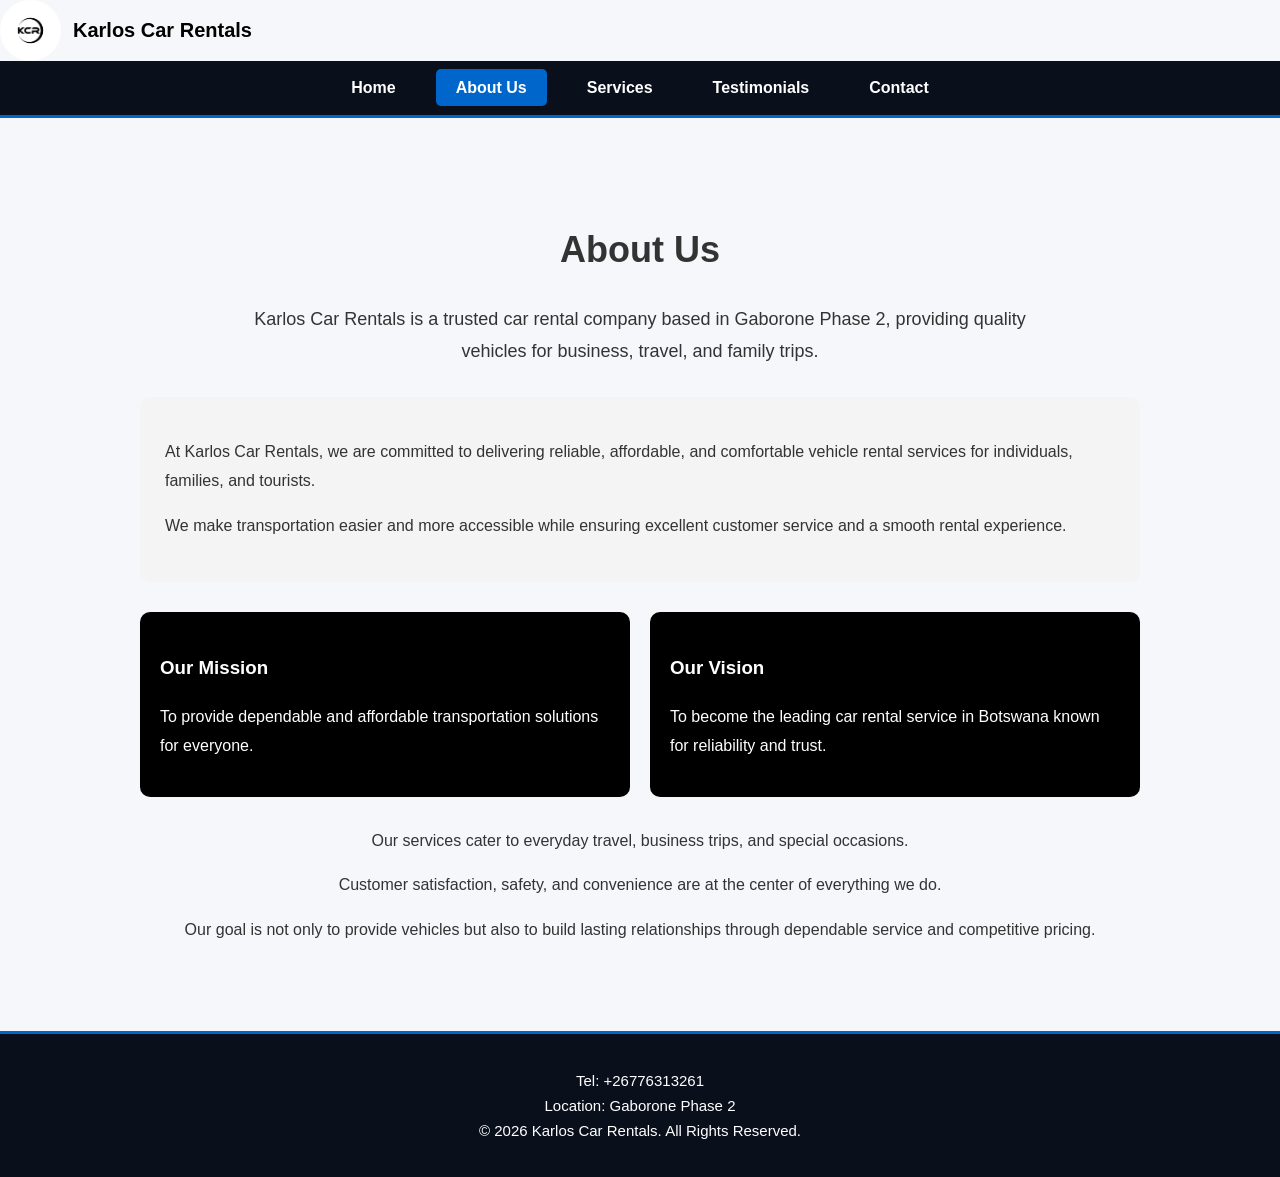
<file: about.html>
<!DOCTYPE html>
<html lang="en">
<head>
    <meta charset="UTF-8">
    <meta name="viewport" content="width=device-width, initial-scale=1.0">
    <title>About Us | Karlos Car Rentals</title>
    <link rel="stylesheet" href="style.css">
</head>
<body>

<header>
     <div style="display:flex; align-items:center;">
    <img src="images/logo.jpg" alt="KCR Logo" 
         style="width:55px; height:55px; object-fit:contain; border-radius:50%; margin-right:12px; background:white; padding:3px;">
    
       <span style="color:rgb(0, 0, 0); font-size:20px; font-weight:600;">
        Karlos Car Rentals
    </span>
</div>

    <nav>
        <ul>
            <li><a href="index.html">Home</a></li>
            <li><a href="about.html" class="active">About Us</a></li>
            <li><a href="services.html">Services</a></li>
            <li><a href="testimonials.html">Testimonials</a></li>
            <li><a href="contact.html">Contact</a></li>
        </ul>
    </nav>
</header>

<section style="max-width:1000px; margin:50px auto; padding:20px; font-family:Arial, sans-serif; line-height:1.8; color:#333;">

    <h1 style="text-align:center; font-size:36px; margin-bottom:20px;">
        About Us
    </h1>

    <p style="text-align:center; font-size:18px; max-width:800px; margin:0 auto 30px;">
        Karlos Car Rentals is a trusted car rental company based in Gaborone Phase 2, providing quality vehicles for business, travel, and family trips.
    </p>

    <div style="background:#f4f4f4; padding:25px; border-radius:10px; margin-bottom:30px;">
        <p>
            At Karlos Car Rentals, we are committed to delivering reliable, affordable, and comfortable vehicle rental services for individuals, families, and tourists.
        </p>

        <p>
            We make transportation easier and more accessible while ensuring excellent customer service and a smooth rental experience.
        </p>
    </div>

    <div style="display:flex; gap:20px; flex-wrap:wrap; justify-content:center; margin-bottom:30px;">
        
        <div style="flex:1; min-width:250px; background:#000; color:#fff; padding:20px; border-radius:10px;">
            <h3>Our Mission</h3>
            <p>To provide dependable and affordable transportation solutions for everyone.</p>
        </div>

        <div style="flex:1; min-width:250px; background:#000; color:#fff; padding:20px; border-radius:10px;">
            <h3>Our Vision</h3>
            <p>To become the leading car rental service in Botswana known for reliability and trust.</p>
        </div>

    </div>

    <div style="text-align:center; font-size:16px;">
        <p>
            Our services cater to everyday travel, business trips, and special occasions.
        </p>

        <p>
            Customer satisfaction, safety, and convenience are at the center of everything we do.
        </p>

        <p>
            Our goal is not only to provide vehicles but also to build lasting relationships through dependable service and competitive pricing.
        </p>
    </div>

</section>

<footer>
    <p>Tel: +26776313261</p>
    <p>Location: Gaborone Phase 2</p>
    <p>&copy; 2026 Karlos Car Rentals. All Rights Reserved.</p>
</footer>

</body>
</html>
</file>
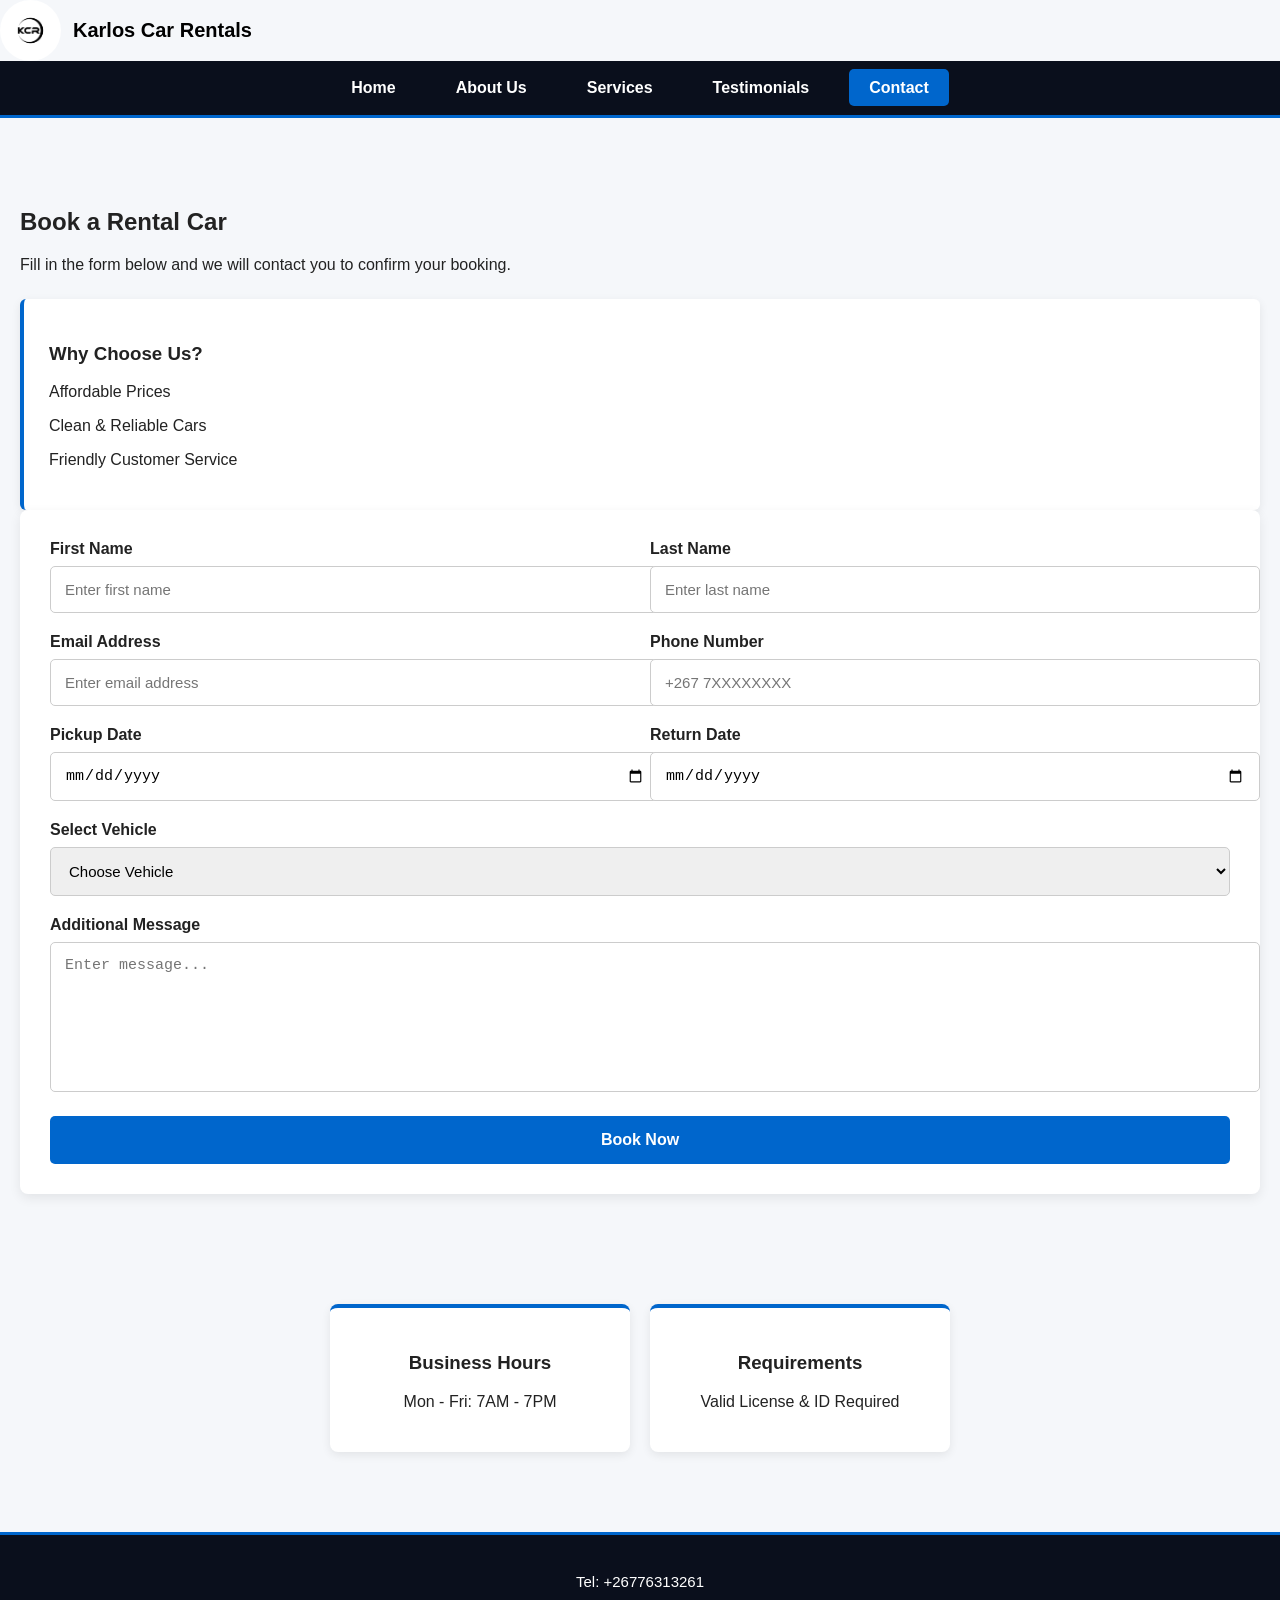
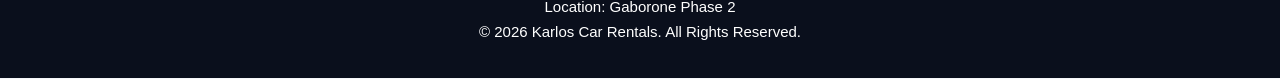
<file: contact.html>
<!DOCTYPE html>
<html lang="en">
<head>
    <meta charset="UTF-8">
    <meta name="viewport" content="width=device-width, initial-scale=1.0">
    <title>Contact Us | Karlos Car Rentals</title>
    <link rel="stylesheet" href="style.css">

</head>
<body>

<header>
     <div style="display:flex; align-items:center;">
    <img src="images/logo.jpg" alt="KCR Logo" 
         style="width:55px; height:55px; object-fit:contain; border-radius:50%; margin-right:12px; background:white; padding:3px;">
    
       <span style="color:rgb(0, 0, 0); font-size:20px; font-weight:600;">
        Karlos Car Rentals
    </span>
</div>

    <nav>
        <ul>
            <li><a href="index.html">Home</a></li>
            <li><a href="about.html">About Us</a></li>
            <li><a href="services.html">Services</a></li>
            <li><a href="testimonials.html">Testimonials</a></li>
            <li><a href="contact.html" class="active">Contact</a></li>
        </ul>
    </nav>
</header>

<body>

    <section class="contact-section">

    <div class="contact-container">

        <div class="contact-text">

            <h1>Book a Rental Car</h1>

            <p>
                Fill in the form below and we will contact you to confirm your booking.
            </p>

            <div class="info-box">
                <h3>Why Choose Us?</h3>

                <p> Affordable Prices</p>
                <p> Clean & Reliable Cars</p>
                <p> Friendly Customer Service</p>
            </div>

        </div>

        <!-- Form ya business when renting a car -->

        <div class="form-container">

            <form action="#" method="POST" class="booking-form">

                <div>
                    <label>First Name</label>
                    <input type="text" placeholder="Enter first name" required>
                </div>

                <div>
                    <label>Last Name</label>
                    <input type="text" placeholder="Enter last name" required>
                </div>

                <div>
                    <label>Email Address</label>
                    <input type="email" placeholder="Enter email address" required>
                </div>

                <div>
                    <label>Phone Number</label>
                    <input type="tel" placeholder="+267 7XXXXXXXX" required>
                </div>

                <div>
                    <label>Pickup Date</label>
                    <input type="date" required>
                </div>

                <div>
                    <label>Return Date</label>
                    <input type="date" required>
                </div>

                <div class="full-width">
                    <label>Select Vehicle</label>

                    <select required>
                        <option>Choose Vehicle</option>
                        <option>Toyota Corolla</option>
                        <option>Honda Fit</option>
                        <option>Toyota Wish</option>
                    </select>
                </div>

                <div class="full-width">
                    <label>Additional Message</label>

                    <textarea placeholder="Enter message..."></textarea>
                </div>

                <div class="full-width">
                    <button type="submit" class="form-btn">
                        Book Now
                    </button>
                </div>

            </form>

        </div>

    </div>

</section>


<!--Xtra Intel-->

<section class="extra-info">

    <div class="info-card">
        <h3>Business Hours</h3>
        <p>Mon - Fri: 7AM - 7PM</p>
    </div>

    <div class="info-card">
        <h3>Requirements</h3>
        <p>Valid License & ID Required</p>
    </div>


</section>

<footer>
    <p>Tel: +26776313261</p>
    <p>Location: Gaborone Phase 2</p>
    <p>&copy; 2026 Karlos Car Rentals. All Rights Reserved.</p>
</footer>

</body>
</html>
</file>
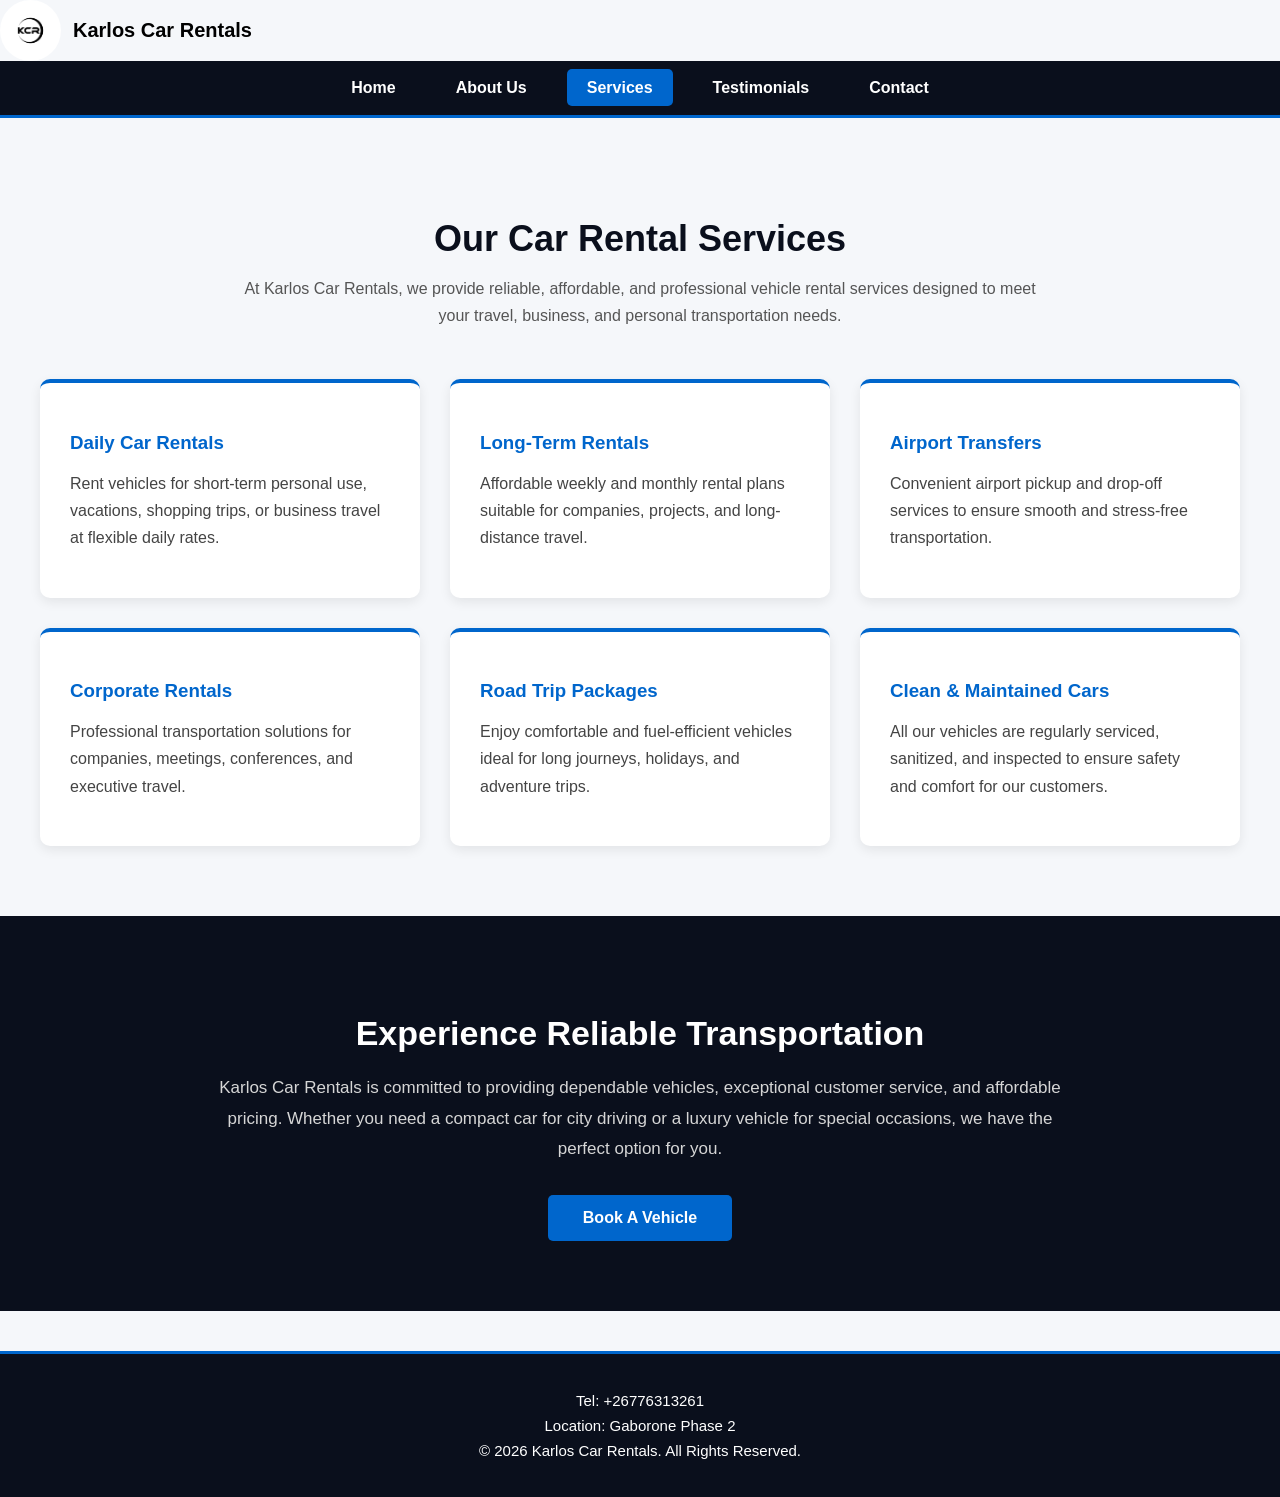
<file: services.html>
<!DOCTYPE html>
<html lang="en">
<head>
    <meta charset="UTF-8">
    <meta name="viewport" content="width=device-width, initial-scale=1.0">
    <title>Services | Karlos Car Rentals</title>
    <link rel="stylesheet" href="style.css">
</head>
<body>

<header>
     <div style="display:flex; align-items:center;">
    <img src="images/logo.jpg" alt="KCR Logo" 
         style="width:55px; height:55px; object-fit:contain; border-radius:50%; margin-right:12px; background:white; padding:3px;">
    
       <span style="color:rgb(0, 0, 0); font-size:20px; font-weight:600;">
        Karlos Car Rentals
    </span>
</div>

    <nav>
        <ul>
            <li><a href="index.html">Home</a></li>
            <li><a href="about.html">About Us</a></li>
            <li><a href="services.html" class="active">Services</a></li>
            <li><a href="testimonials.html">Testimonials</a></li>
            <li><a href="contact.html">Contact</a></li>
        </ul>
    </nav>
</header>

<!-- SERVICEs SECTION -->

<section style="padding: 70px 20px; background-color: #f5f7fa;">

    <h2 style="text-align:center; font-size:36px; color:#0a0f1c; margin-bottom:15px;">
        Our Car Rental Services
    </h2>

    <p style="text-align:center; max-width:800px; margin:auto; color:#555; line-height:1.7; margin-bottom:50px;">
        At Karlos Car Rentals, we provide reliable, affordable, and professional vehicle rental services
        designed to meet your travel, business, and personal transportation needs.
    </p>

    <div style="display:flex; flex-wrap:wrap; justify-content:center; gap:30px; max-width:1200px; margin:auto;">

        <!-- Service Card -->
        <div style="background:white; width:320px; padding:30px; border-radius:10px; box-shadow:0 4px 12px rgba(0,0,0,0.08); border-top:4px solid #0066cc;">

            <div style="font-size:40px; margin-bottom:15px;"></div>

            <h3 style="color:#0066cc; margin-bottom:15px;">
                Daily Car Rentals
            </h3>

            <p style="line-height:1.7; color:#444;">
                Rent vehicles for short-term personal use, vacations, shopping trips,
                or business travel at flexible daily rates.
            </p>

        </div>

        <!-- Service Card -->
        <div style="background:white; width:320px; padding:30px; border-radius:10px; box-shadow:0 4px 12px rgba(0,0,0,0.08); border-top:4px solid #0066cc;">

            <div style="font-size:40px; margin-bottom:15px;"></div>

            <h3 style="color:#0066cc; margin-bottom:15px;">
                Long-Term Rentals
            </h3>

            <p style="line-height:1.7; color:#444;">
                Affordable weekly and monthly rental plans suitable for companies,
                projects, and long-distance travel.
            </p>

        </div>

        <!-- Service Card -->
        <div style="background:white; width:320px; padding:30px; border-radius:10px; box-shadow:0 4px 12px rgba(0,0,0,0.08); border-top:4px solid #0066cc;">

            <div style="font-size:40px; margin-bottom:15px;"></div>

            <h3 style="color:#0066cc; margin-bottom:15px;">
                Airport Transfers
            </h3>

            <p style="line-height:1.7; color:#444;">
                Convenient airport pickup and drop-off services to ensure smooth
                and stress-free transportation.
            </p>

        </div>

        <!-- Service Card -->
        <div style="background:white; width:320px; padding:30px; border-radius:10px; box-shadow:0 4px 12px rgba(0,0,0,0.08); border-top:4px solid #0066cc;">

            <div style="font-size:40px; margin-bottom:15px;"></div>

            <h3 style="color:#0066cc; margin-bottom:15px;">
                Corporate Rentals
            </h3>

            <p style="line-height:1.7; color:#444;">
                Professional transportation solutions for companies, meetings,
                conferences, and executive travel.
            </p>

        </div>

        <!-- Service Card -->
        <div style="background:white; width:320px; padding:30px; border-radius:10px; box-shadow:0 4px 12px rgba(0,0,0,0.08); border-top:4px solid #0066cc;">

            <div style="font-size:40px; margin-bottom:15px;"></div>

            <h3 style="color:#0066cc; margin-bottom:15px;">
                Road Trip Packages
            </h3>

            <p style="line-height:1.7; color:#444;">
                Enjoy comfortable and fuel-efficient vehicles ideal for long journeys,
                holidays, and adventure trips.
            </p>

        </div>

        <!-- Service Card -->
        <div style="background:white; width:320px; padding:30px; border-radius:10px; box-shadow:0 4px 12px rgba(0,0,0,0.08); border-top:4px solid #0066cc;">

            <div style="font-size:40px; margin-bottom:15px;"></div>

            <h3 style="color:#0066cc; margin-bottom:15px;">
                Clean & Maintained Cars
            </h3>

            <p style="line-height:1.7; color:#444;">
                All our vehicles are regularly serviced, sanitized, and inspected
                to ensure safety and comfort for our customers.
            </p>

        </div>

    </div>

</section>

<section style="background-color:#0a0f1c; color:white; padding:70px 20px; text-align:center;">

    <h2 style="font-size:34px; margin-bottom:20px;">
        Experience Reliable Transportation
    </h2>

    <p style="max-width:850px; margin:auto; line-height:1.8; color:#d6d6d6; font-size:17px;">
        Karlos Car Rentals is committed to providing dependable vehicles,
        exceptional customer service, and affordable pricing. Whether you need
        a compact car for city driving or a luxury vehicle for special occasions,
        we have the perfect option for you.
    </p>

    <a href="contact.html"
       style="display:inline-block; margin-top:30px; background:#0066cc; color:white; padding:14px 35px; text-decoration:none; border-radius:5px; font-weight:bold;">
        Book A Vehicle
    </a>

</section>

<footer>
    <p>Tel: +26776313261</p>
    <p>Location: Gaborone Phase 2</p>
    <p>&copy; 2026 Karlos Car Rentals. All Rights Reserved.</p>
</footer>

</body>
</html>
</file>
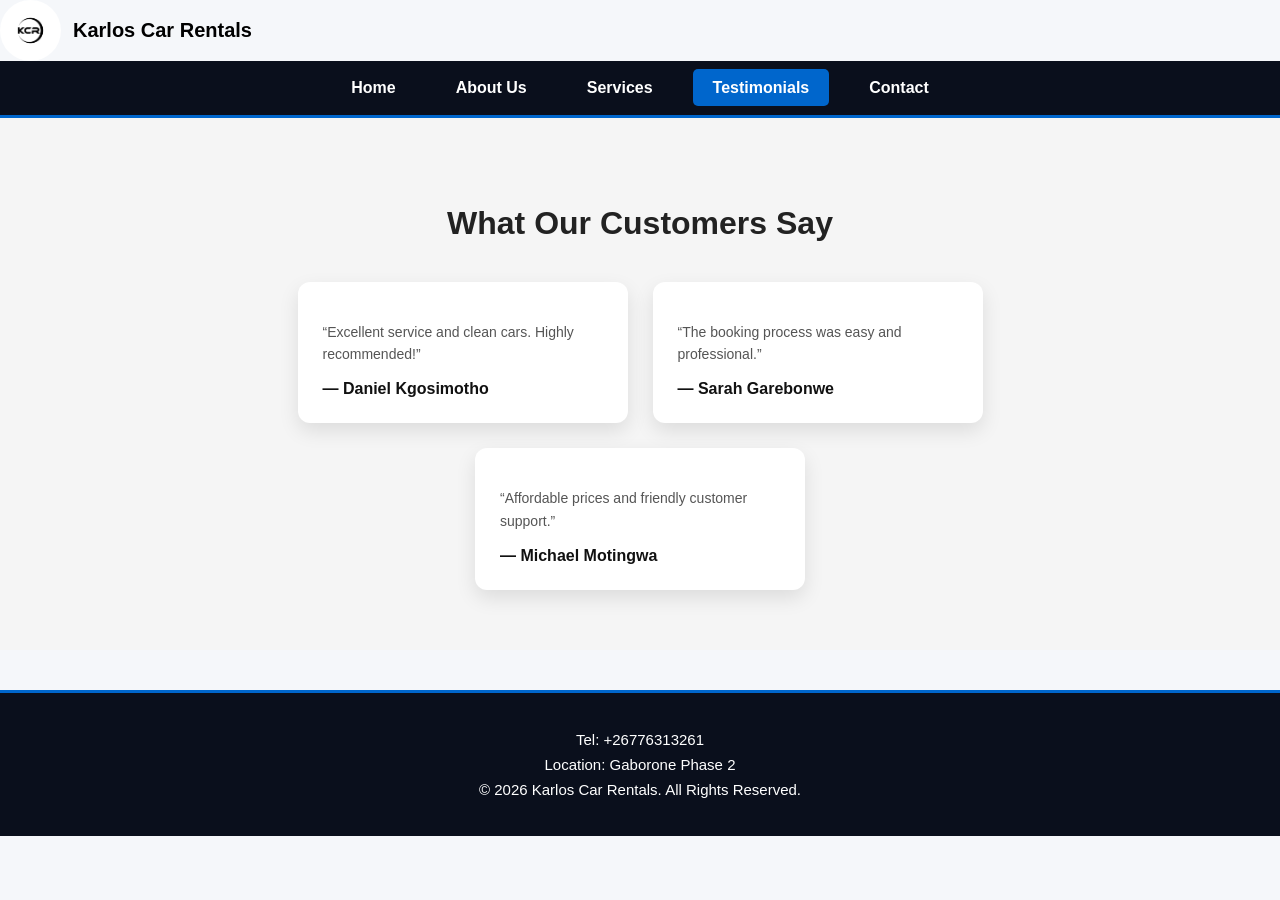
<file: testimonials.html>
<!DOCTYPE html>
<html lang="en">
<head>
    <meta charset="UTF-8">
    <meta name="viewport" content="width=device-width, initial-scale=1.0">
    <title>Testimonials | Karlos Car Rentals</title>
    <link rel="stylesheet" href="style.css">
</head>
<body>

<header>
      <div style="display:flex; align-items:center;">
    <img src="images/logo.jpg" alt="KCR Logo" 
         style="width:55px; height:55px; object-fit:contain; border-radius:50%; margin-right:12px; background:white; padding:3px;">
    
       <span style="color:rgb(0, 0, 0); font-size:20px; font-weight:600;">
        Karlos Car Rentals
    </span>
</div>
    <nav>
        <ul>
            <li><a href="index.html">Home</a></li>
            <li><a href="about.html">About Us</a></li>
            <li><a href="services.html">Services</a></li>
            <li><a href="testimonials.html" class="active">Testimonials</a></li>
            <li><a href="contact.html">Contact</a></li>
        </ul>
    </nav>
</header>

<section style="background:#f5f5f5; padding:60px 20px; text-align:center;">

    <h2 style="font-size:32px; margin-bottom:40px; color:#222;">
        What Our Customers Say
    </h2>

    <div style="display:flex; flex-wrap:wrap; justify-content:center; gap:25px; max-width:1000px; margin:auto;">

        <!-- First person -->
        <div style="background:#fff; padding:25px; border-radius:12px; width:280px; box-shadow:0 8px 20px rgba(0,0,0,0.1); text-align:left;">
            <p style="font-size:14px; color:#555; line-height:1.6; margin-bottom:15px;">
                “Excellent service and clean cars. Highly recommended!”
            </p>
            <h4 style="margin:0; color:#111;">— Daniel Kgosimotho</h4>
        </div>

        <!-- Second Person -->
        <div style="background:#fff; padding:25px; border-radius:12px; width:280px; box-shadow:0 8px 20px rgba(0,0,0,0.1); text-align:left;">
            <p style="font-size:14px; color:#555; line-height:1.6; margin-bottom:15px;">
                “The booking process was easy and professional.”
            </p>
            <h4 style="margin:0; color:#111;">— Sarah Garebonwe</h4>
        </div>

        <!-- Third Person -->
        <div style="background:#fff; padding:25px; border-radius:12px; width:280px; box-shadow:0 8px 20px rgba(0,0,0,0.1); text-align:left;">
            <p style="font-size:14px; color:#555; line-height:1.6; margin-bottom:15px;">
                “Affordable prices and friendly customer support.”
            </p>
            <h4 style="margin:0; color:#111;">— Michael Motingwa</h4>
        </div>

    </div>

</section>

<footer>
    <p>Tel: +26776313261</p>
    <p>Location: Gaborone Phase 2</p>
    <p>&copy; 2026 Karlos Car Rentals. All Rights Reserved.</p>
</footer>

</body>
</html>
</file>
<file: style.css>
body {

    margin: 0;

    font-family: Arial, sans-serif;

    background-color: #f5f7fa;

    color: #222;

}

/* Navigatioooon */

nav {

    background-color: #0a0f1c;

    padding: 18px 0;

    border-bottom: 3px solid #0066cc;

    position: sticky;

    top: 0;

    z-index: 1000;

}

.logo {

    color: white;

    text-align: center;

    font-size: 30px;

    font-weight: bold;

    margin-bottom: 15px;

    letter-spacing: 1px;

}

nav ul {

    list-style: none;

    display: flex;

    justify-content: center;

    gap: 20px;

    margin: 0;

    padding: 0;

}

nav a {

    color: white;

    text-decoration: none;

    font-size: 16px;

    font-weight: bold;

    padding: 10px 20px;

    border-radius: 5px;

    transition: 0.3s ease;

}



nav a:hover {

    background-color: #0066cc;

    color: white;

}



nav a.active {

    background-color: #0066cc;

}



.hero {

    background:
    linear-gradient(rgba(0,0,0,0.65), rgba(0,0,0,0.65)),
    url("backgroud.jpg");

    background-size: cover;

    background-position: center;

    color: white;

    text-align: center;

    padding: 120px 20px;

}

.hero h1 {

    font-size: 55px;

    margin-bottom: 20px;

}

.hero p {

    font-size: 20px;

    max-width: 700px;

    margin: auto;

    line-height: 1.6;

}



.btn {

    display: inline-block;

    margin-top: 30px;

    padding: 14px 32px;

    background-color: #0066cc;

    color: white;

    text-decoration: none;

    border-radius: 5px;

    font-weight: bold;

    transition: 0.3s ease;

}

.btn:hover {

    background-color: #004c99;

}



section {

    padding: 70px 20px;

}

.section-title {

    text-align: center;

    font-size: 35px;

    margin-bottom: 20px;

    color: #0a0f1c;

}



.features {

    display: flex;

    justify-content: center;

    gap: 30px;

    flex-wrap: wrap;

    margin-top: 40px;

}

.feature-box {

    background-color: white;

    padding: 30px;

    width: 300px;

    border-radius: 8px;

    box-shadow: 0 4px 10px rgba(0,0,0,0.08);

    text-align: center;

    transition: 0.3s ease;

    border-top: 4px solid #0066cc;

}

.feature-box:hover {

    transform: translateY(-5px);

}

.feature-box h3 {

    color: #0066cc;

    margin-bottom: 15px;

}



.about-section {

    background-color: white;

}

.container {

    max-width: 1000px;

    margin: auto;

}

.about-section h1 {

    text-align: center;

    font-size: 36px;

    color: #0a0f1c;

    margin-bottom: 20px;

}

.about-section p {

    font-size: 17px;

    line-height: 1.8;

    color: #444;

    text-align: justify;

}



footer {

    background-color: #0a0f1c;

    color: white;

    text-align: center;

    padding: 30px 20px;

    margin-top: 40px;

    border-top: 3px solid #0066cc;

}

footer p {

    margin: 8px 0;

    font-size: 15px;

}



@media (max-width: 768px) {

    nav ul {

        flex-direction: column;

        align-items: center;

        gap: 12px;

    }

    nav a {

        display: block;

        width: 80%;

        text-align: center;

    }

    .hero h1 {

        font-size: 38px;

    }

    .hero p {

        font-size: 18px;

    }

    .features {

        flex-direction: column;

        align-items: center;

    }

    .feature-box {

        width: 90%;

    }

}





.info-box {

    background: white;

    padding: 25px;

    margin-top: 25px;

    border-left: 4px solid #0066cc;

    border-radius: 6px;

    box-shadow: 0 3px 10px rgba(0,0,0,0.08);

}



.form-container {

    flex: 1;

    min-width: 300px;

    background: white;

    padding: 30px;

    border-radius: 8px;

    box-shadow: 0 4px 12px rgba(0,0,0,0.08);

}

.booking-form {

    display: grid;

    grid-template-columns: 1fr 1fr;

    gap: 20px;

}

.full-width {

    grid-column: 1 / 3;

}

.booking-form label {

    display: block;

    margin-bottom: 8px;

    font-weight: bold;

}

.booking-form input,

.booking-form select,

.booking-form textarea {

    width: 100%;

    padding: 14px;

    border: 1px solid #ccc;

    border-radius: 5px;

    font-size: 15px;

}

.booking-form textarea {

    min-height: 120px;

    resize: none;

}

.form-btn {

    width: 100%;

    background: #0066cc;

    color: white;

    border: none;

    padding: 15px;

    border-radius: 5px;

    font-size: 16px;

    font-weight: bold;

    cursor: pointer;

}

.form-btn:hover {

    background: #004c99;

}



.extra-info {

    display: flex;

    justify-content: center;

    flex-wrap: wrap;

    gap: 20px;

    padding: 40px 20px;

}

.info-card {

    background: white;

    padding: 25px;

    width: 250px;

    text-align: center;

    border-radius: 8px;

    box-shadow: 0 3px 10px rgba(0,0,0,0.08);

    border-top: 4px solid #0066cc;

}


@media (max-width: 768px) {

    .booking-form {

        grid-template-columns: 1fr;

    }

    .full-width {

        grid-column: 1;

    }

}
</file>
